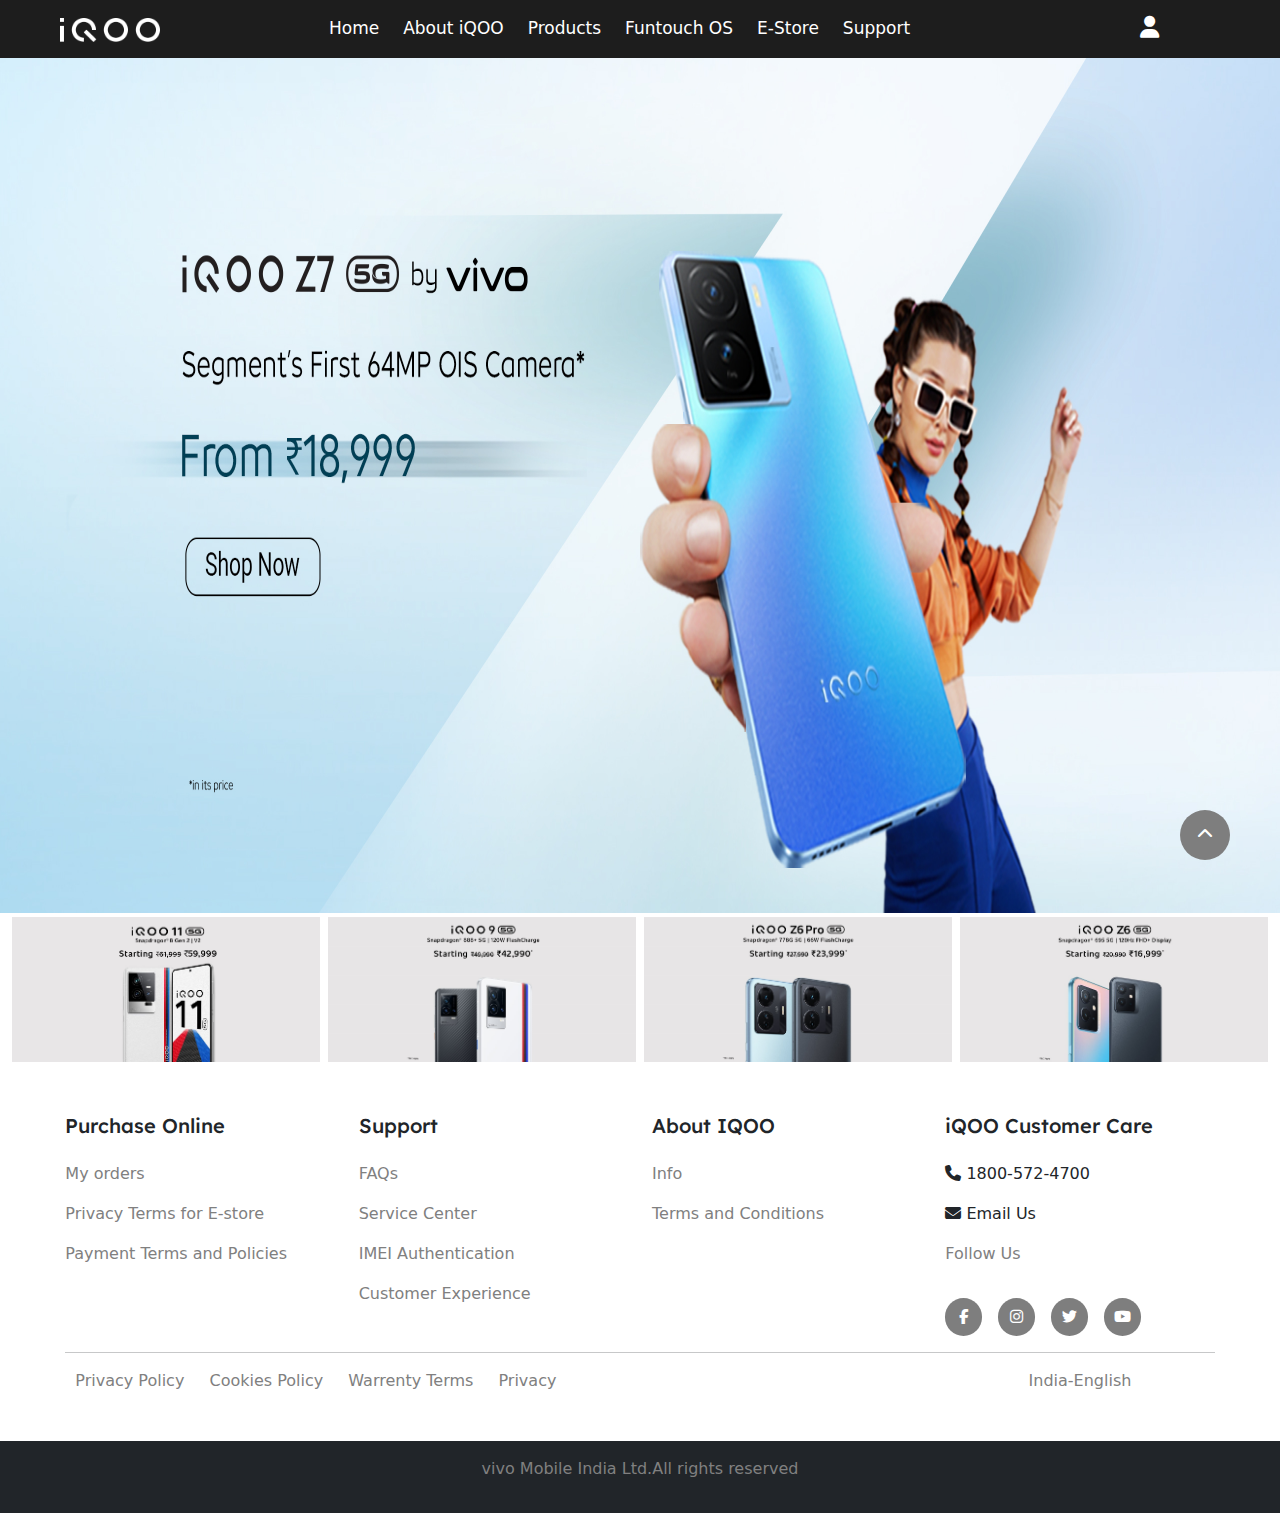
<file: index.html>
<!DOCTYPE html>
<html lang="en">

<head>
    <meta charset="UTF-8">
    <meta http-equiv="X-UA-Compatible" content="IE=edge">
    <meta name="viewport" content="width=device-width, initial-scale=1.0">
    <title>IQOO INDIA</title>
    <link href="https://cdn.jsdelivr.net/npm/bootstrap@5.2.3/dist/css/bootstrap.min.css" rel="stylesheet">
    <link rel="stylesheet" href="https://cdnjs.cloudflare.com/ajax/libs/font-awesome/6.4.0/css/all.min.css" />
    <link rel="stylesheet" href="style.css">
</head>

<body>
    <header>
        <nav class="navbar navbar-expand-lg navbar-light">
            <div class="container-fluid">
                <a class="navbar-brand mx-5" href="#"><img src="image/IQOO_logo.svg.png" alt="" style="width: 100px;"></a>
                <button class="navbar-toggler bg-light" type="button" data-bs-toggle="collapse" data-bs-target="#navbarNav"
                    aria-controls="navbarNav" aria-expanded="false" aria-label="Toggle navigation">
                    <span class="navbar-toggler-icon"></span>
                </button>
                <div class="collapse navbar-collapse" id="navbarNav">
                    <ul class="navbar-nav mx-auto">
                        <li class="nav-item mx-1">
                            <a class="nav-link" href="#index.html">Home</a>
                        </li>
                        <li class="nav-item mx-1">
                            <a class="nav-link" href="about.html">About iQOO</a>
                        </li>
                        <li class="nav-item mx-1">
                            <a class="nav-link" href="product.html">Products</a>
                        </li>
                        <li class="nav-item mx-1">
                            <a class="nav-link" href="funtouch.html">Funtouch OS</a>
                        </li>
                        <li class="nav-item mx-1">
                            <a class="nav-link" href="e">E-Store</a>
                        </li>
                        <li class="nav-item mx-1">
                            <a class="nav-link" href="support.html">Support</a>
                        </li>
                    </ul>

                    <span class="mx-auto"><i class="fa-solid fa-user"></i></span>
                </div>
            </div>
        </nav>
    </header>

    <main>
        <section class="home" id="">
            <div class="bg-pic">
                <img src="image/Home bg.jpg" alt="" class="img-fluid">
            </div>

            <div class="container-fluid">
                <div class="row py-1 g-2">
                    <div class="col-md-3">
                        <img src="image/iqoo-1.jpg" alt="" width="100%" height="100%">
                    </div>
                    <div class="col-md-3">
                        <img src="image/iqoo9-2.jpg" alt="" width="100%" height="100%">
                    </div>
                    <div class="col-md-3">
                        <img src="image/iqoo-3.jpg" alt="" width="100%" height="100%">
                    </div>
                    <div class="col-md-3">
                        <img src="image/iqoo-4.jpg" alt="" width="100%" height="100%">
                    </div>
                </div>
            </div>
        </section>
    </main>

    <footer>
        <section class="footer mt-5">
            <div class="container-fluid">
                <div class="row">
                    <div class="col-lg-11 m-auto">
                        <div class="row detail">
                            <div class="col-lg-3">
                                <h5 class="mb-4">Purchase Online</h5>
                                <p><a href="" class="text-decoration-none">My orders</a></p>
                                <p><a href="" class="text-decoration-none">Privacy Terms for E-store</a></p>
                                <p><a href="" class="text-decoration-none">Payment Terms and Policies</a></p>
                            </div>
                            <div class="col-lg-3">
                                <h5 class="mb-4">Support</h5>
                                <p><a href="" class="text-decoration-none">FAQs</a></p>
                                <p><a href="" class="text-decoration-none">Service Center</a></p>
                                <p><a href="" class="text-decoration-none">IMEI Authentication</a></p>
                                <p><a href="" class="text-decoration-none">Customer Experience</a></p>
                            </div>
                            <div class="col-lg-3">
                                <h5 class="mb-4">About IQOO</h5>
                                <p><a href="" class="text-decoration-none">Info</a></p>
                                <p><a href="" class="text-decoration-none">Terms and Conditions</a></p>
                            </div>
                            <div class="col-lg-3">
                                <h5 class="mb-4">iQOO Customer Care</h5>
                                <p><a href="" class="text-decoration-none text-dark"><i class="fa-solid fa-phone"></i> 1800-572-4700</a></p>
                                <p><a href="" class="text-decoration-none text-dark"><i class="fa-solid fa-envelope"></i> Email Us</a></p>
                                <p><a href="" class="text-decoration-none">Follow Us</a></p>

                                <div class="icon d-flex text-center pt-3 mt-3">
                                    <div class="circle p-2">
                                      <i class="fa-brands fa-facebook-f"></i>
                                    </div>
                                    <div class="circle p-2 mx-3">
                                      <i class="fa-brands fa-instagram"></i>
                                    </div>
                                    <div class="circle p-2">
                                      <i class="fa-brands fa-twitter"></i>
                                    </div>
                                    <div class="circle p-2 mx-3">
                                      <i class="fa-brands fa-youtube"></i>
                                    </div>
                                </div>
                            </div>
                        </div>
                        <hr>
                        <div class="row">
                            <div class="col-lg-9">
                                <div class="foot-content">
                                    <a>Privacy Policy</a>
                                    <a>Cookies Policy</a>
                                    <a>Warrenty Terms</a>
                                    <a>Privacy</a>
                                </div>
                            </div>
                            <div class="col-lg-3 ms-auto text-center foot-content">
                                <a>India-English</a>
                            </div>
                        </div>
                    </div>

                    
                </div>
                <div class="row mt-5 text-center">
                    <div class=" bg-dark text-light py-3">
                        <p>vivo Mobile India Ltd.All rights reserved</p>
                    </div>
                </div>
            </div>
        </section>
        <a href="#" class="arrow"><i class="fa-solid fa-chevron-up" style="color: #fff;"></i></a>
    </footer>










    <script src="https://cdn.jsdelivr.net/npm/bootstrap@5.2.3/dist/js/bootstrap.bundle.min.js"></script>
</body>

</html>
</file>
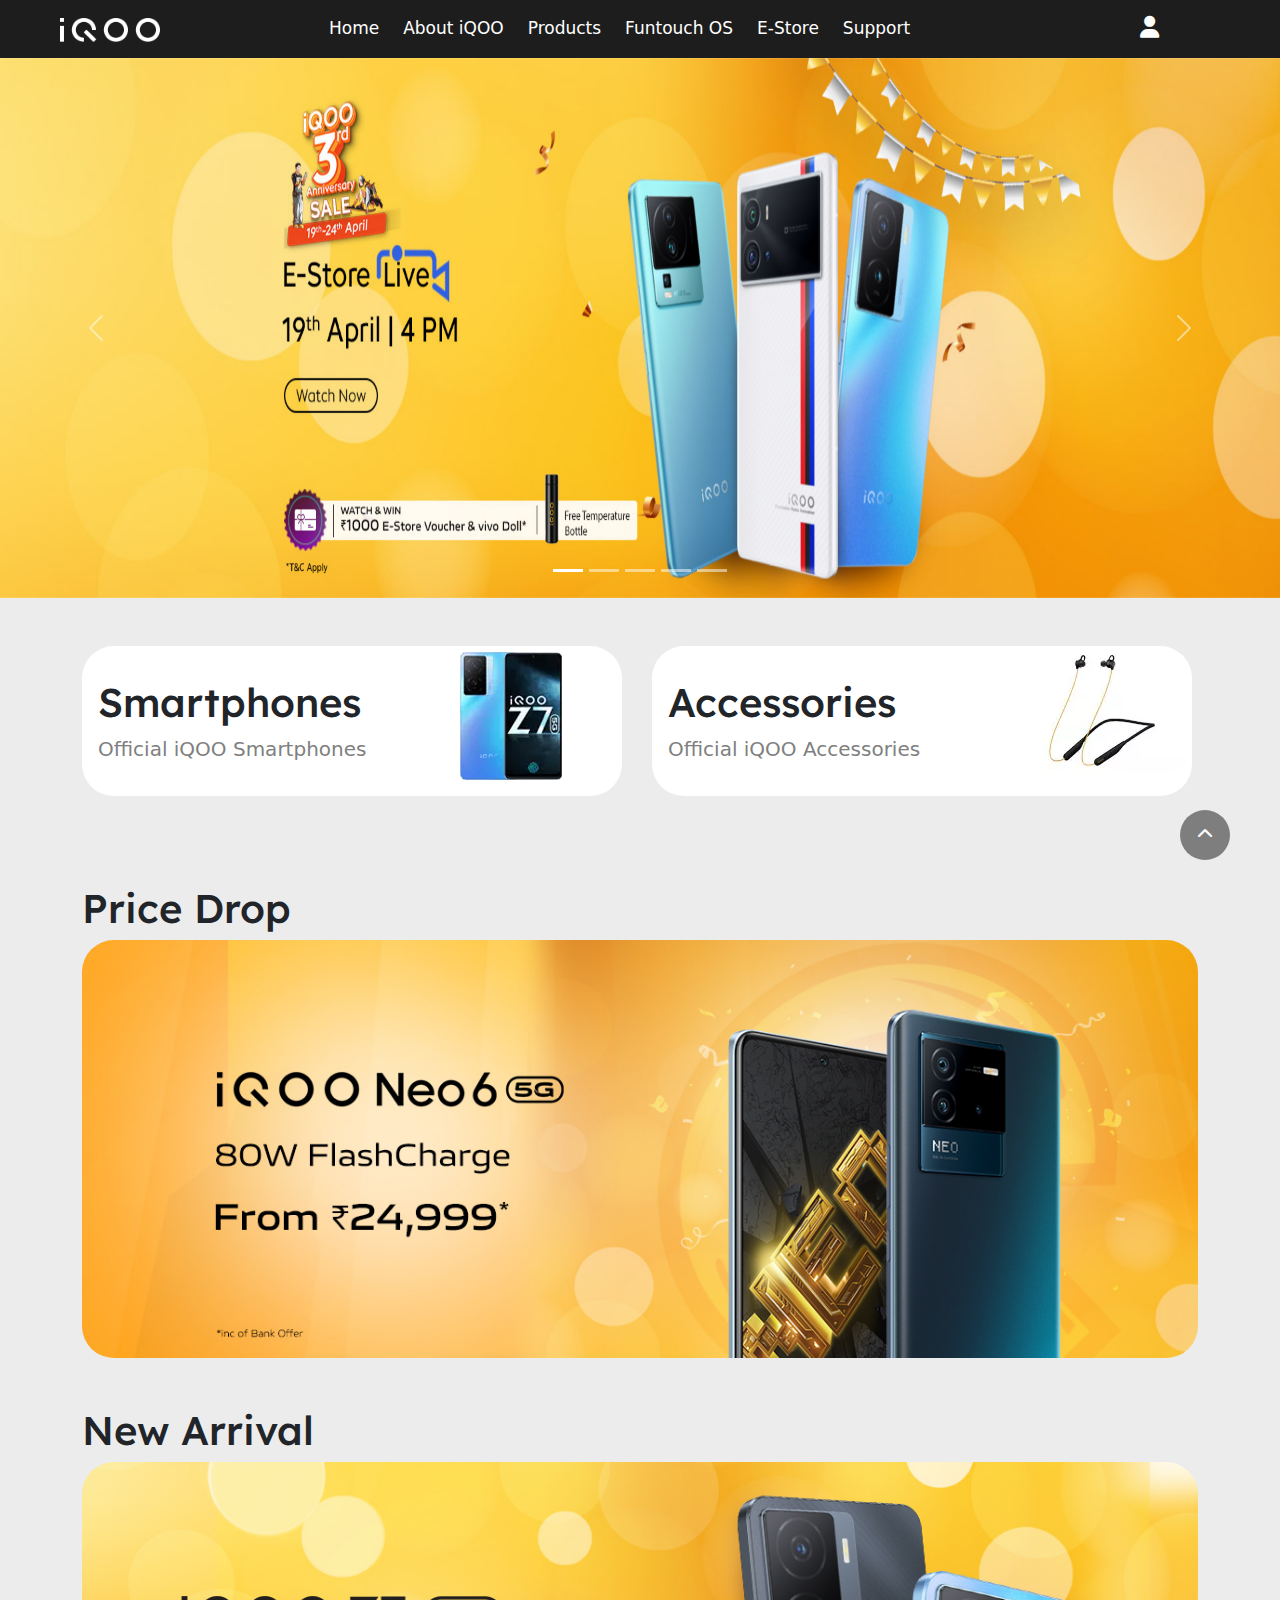
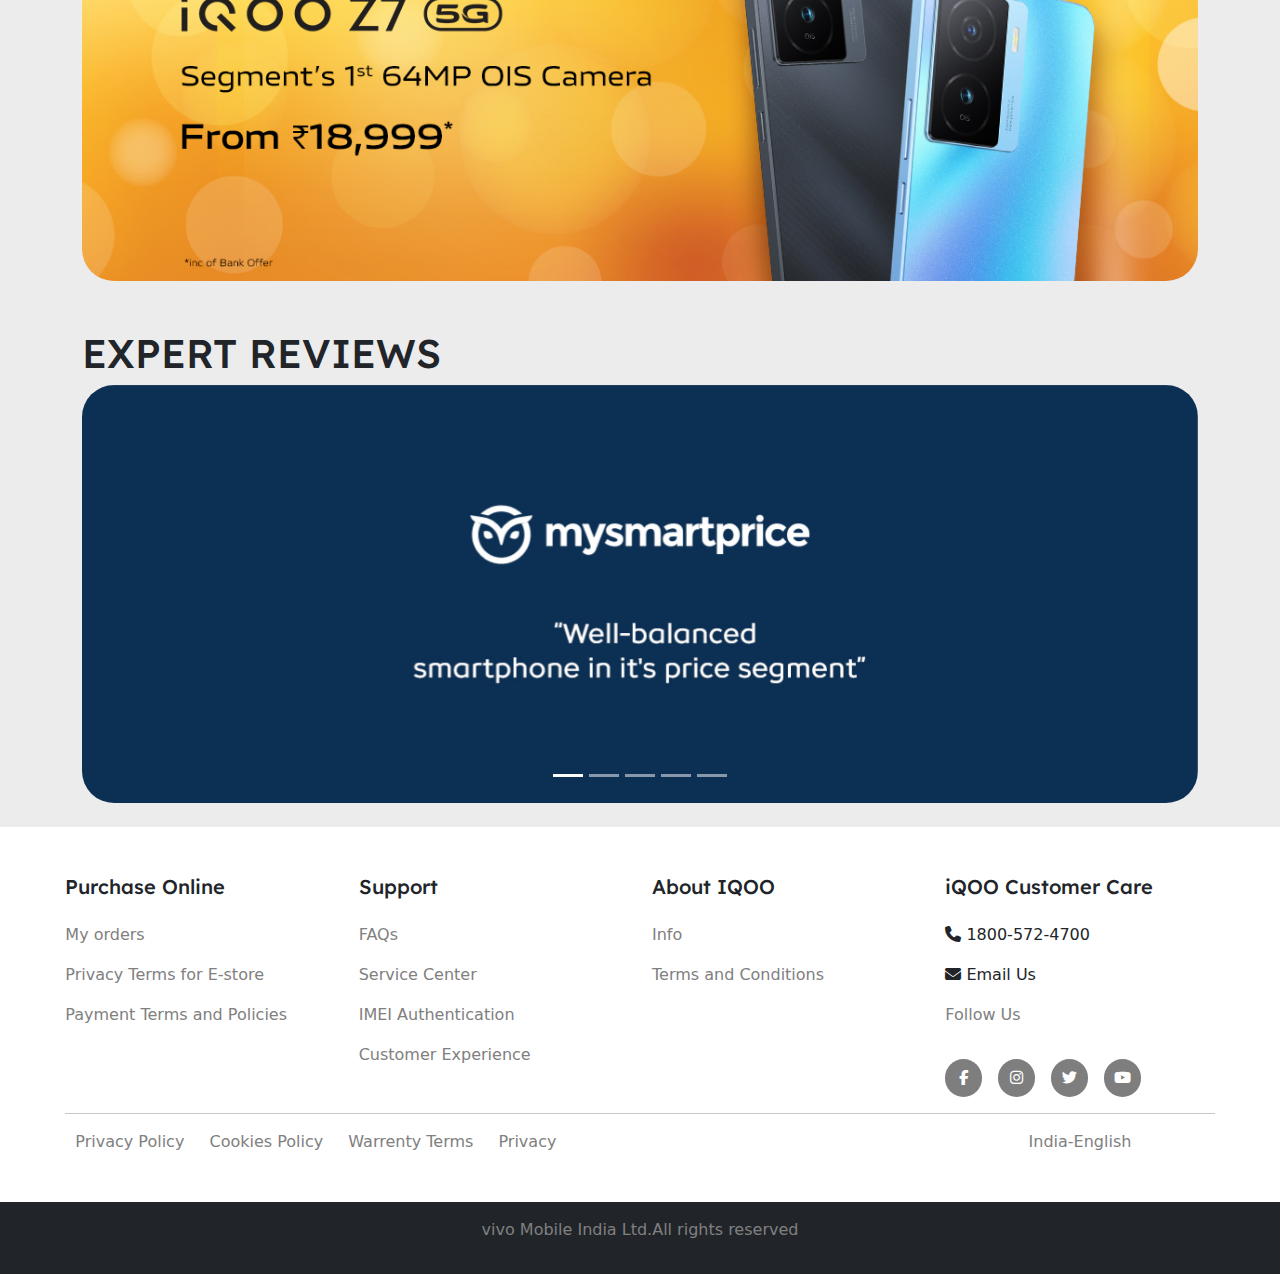
<file: estore.html>
<!DOCTYPE html>
<html lang="en">

<head>
    <meta charset="UTF-8">
    <meta http-equiv="X-UA-Compatible" content="IE=edge">
    <meta name="viewport" content="width=device-width, initial-scale=1.0">
    <title>IQOO INDIA</title>
    <link href="https://cdn.jsdelivr.net/npm/bootstrap@5.2.3/dist/css/bootstrap.min.css" rel="stylesheet">
    <link rel="stylesheet" href="https://cdnjs.cloudflare.com/ajax/libs/font-awesome/6.4.0/css/all.min.css" />
    <link rel="stylesheet" href="style.css">
</head>

<body>
    <header>
        <nav class="navbar navbar-expand-lg navbar-light">
            <div class="container-fluid">
                <a class="navbar-brand mx-5" href="#"><img src="image/IQOO_logo.svg.png" alt=""
                        style="width: 100px;"></a>
                <button class="navbar-toggler bg-light" type="button" data-bs-toggle="collapse"
                    data-bs-target="#navbarNav" aria-controls="navbarNav" aria-expanded="false"
                    aria-label="Toggle navigation">
                    <span class="navbar-toggler-icon"></span>
                </button>
                <div class="collapse navbar-collapse" id="navbarNav">
                    <ul class="navbar-nav mx-auto">
                        <li class="nav-item mx-1">
                            <a class="nav-link" href="index.html">Home</a>
                        </li>
                        <li class="nav-item mx-1">
                            <a class="nav-link" href="about.html">About iQOO</a>
                        </li>
                        <li class="nav-item mx-1">
                            <a class="nav-link" href="product.html">Products</a>
                        </li>
                        <li class="nav-item mx-1">
                            <a class="nav-link" href="funtouch.html">Funtouch OS</a>
                        </li>
                        <li class="nav-item mx-1">
                            <a class="nav-link" href="estore.html">E-Store</a>
                        </li>
                        <li class="nav-item mx-1">
                            <a class="nav-link" href="support.html">Support</a>
                        </li>
                    </ul>

                    <span class="mx-auto"><i class="fa-solid fa-user"></i></span>
                </div>
            </div>
        </nav>
    </header>

    <main>
        <section class="estore">
            <div id="carouselExampleIndicators" class="carousel slide" data-bs-ride="carousel">
                <div class="carousel-indicators">
                    <button type="button" data-bs-target="#carouselExampleIndicators" data-bs-slide-to="0"
                        class="active" aria-current="true" aria-label="Slide 1"></button>
                    <button type="button" data-bs-target="#carouselExampleIndicators" data-bs-slide-to="1"
                        aria-label="Slide 2"></button>
                    <button type="button" data-bs-target="#carouselExampleIndicators" data-bs-slide-to="2"
                        aria-label="Slide 3"></button>
                    <button type="button" data-bs-target="#carouselExampleIndicators" data-bs-slide-to="3"
                        aria-label="Slide 4"></button>
                    <button type="button" data-bs-target="#carouselExampleIndicators" data-bs-slide-to="4"
                        aria-label="Slide 5"></button>
                </div>
                <div class="carousel-inner" style="height: 60vh;">
                    <div class="carousel-item active" data-bs-interval="2000">
                        <img src="image/estore-1.jpg" class="d-block w-100" alt="" style="height: 60vh;">
                    </div>
                    <div class="carousel-item" data-bs-interval="2000">
                        <img src="image/estore-2.jpg" class="d-block w-100" alt="" style="height: 60vh;">
                    </div>
                    <div class="carousel-item" data-bs-interval="2000">
                        <img src="image/estore-3.jpg" class="d-block w-100" alt="" style="height: 60vh;">
                    </div>
                    <div class="carousel-item" data-bs-interval="2000">
                        <img src="image/estore-4.jpg" class="d-block w-100" alt="" style="height: 60vh;">
                    </div>
                    <div class="carousel-item" data-bs-interval="2000">
                        <img src="image/estore-5.jpg" class="d-block w-100" alt="" style="height: 60vh;">
                    </div>
                </div>
                <button class="carousel-control-prev" type="button" data-bs-target="#carouselExampleIndicators"
                    data-bs-slide="prev">
                    <span class="carousel-control-prev-icon" aria-hidden="true"></span>
                    <span class="visually-hidden">Previous</span>
                </button>
                <button class="carousel-control-next" type="button" data-bs-target="#carouselExampleIndicators"
                    data-bs-slide="next">
                    <span class="carousel-control-next-icon" aria-hidden="true"></span>
                    <span class="visually-hidden">Next</span>
                </button>
            </div>

            <div class="container py-5">
                <div class="row">
                    <div class="col-lg-6">
                        <div class="card mb-3 border-0 rounded-5" style="max-width: 540px;">
                            <div class="row g-0">
                                <div class="col-md-8">
                                    <div class="card-body">
                                        <h1 class="card-title mt-3">Smartphones</h1>
                                        <p class="fs-5">Official iQOO Smartphones</p>
                                    </div>
                                </div>
                                <div class="col-md-4">
                                    <img src="image/estore-phone.png" class="img-fluid  img-rounded rounded-5" alt="">
                                </div>
                            </div>
                        </div>
                    </div>

                    <div class="col-lg-6">
                        <div class="card mb-3 border-0 rounded-5" style="max-width: 540px;">
                            <div class="row g-0">
                                <div class="col-md-8">
                                    <div class="card-body">
                                        <h1 class="card-title mt-3">Accessories</h1>
                                        <p class="fs-5">Official iQOO Accessories</p>
                                    </div>
                                </div>
                                <div class="col-md-4">
                                    <img src="image/estore-bluetooth.png" class="img-fluid rounded-5" alt="">
                                </div>
                            </div>
                        </div>
                    </div>
                </div>
            </div>

            <div class="container py-4">
                <div class="e-store-price">
                    <h1>Price Drop</h1>
                    <img src="image/estore-price.jpg" alt="" class="img-fluid rounded-5">
                </div>
            </div>

            <div class="container py-4">
                <div class="e-store-arraival">
                    <h1>New Arrival</h1>
                    <img src="image/estore-arrival.jpg" alt="" class="img-fluid rounded-5">
                </div>
            </div>

            <div class="container py-4">
                <h1>EXPERT REVIEWS</h1>

                <div id="carouselExampleIndicators" class="carousel slide" data-bs-ride="carousel">
                    <div class="carousel-indicators">
                        <button type="button" data-bs-target="#carouselExampleIndicators" data-bs-slide-to="0"
                            class="active" aria-current="true" aria-label="Slide 1"></button>
                        <button type="button" data-bs-target="#carouselExampleIndicators" data-bs-slide-to="1"
                            aria-label="Slide 2"></button>
                        <button type="button" data-bs-target="#carouselExampleIndicators" data-bs-slide-to="2"
                            aria-label="Slide 3"></button>
                        <button type="button" data-bs-target="#carouselExampleIndicators" data-bs-slide-to="3"
                            aria-label="Slide 4"></button>
                        <button type="button" data-bs-target="#carouselExampleIndicators" data-bs-slide-to="4"
                            aria-label="Slide 5"></button>
                    </div>
                    <div class="carousel-inner rounded-5">
                        <div class="carousel-item active" data-bs-interval="2000">
                            <img src="image/est-caro-1.jpg" class="d-block w-100" alt="">
                        </div>
                        <div class="carousel-item" data-bs-interval="2000">
                            <img src="image/est-caro-2.jpg" class="d-block w-100" alt="">
                        </div>
                        <div class="carousel-item" data-bs-interval="2000">
                            <img src="image/est-caro-3.jpg" class="d-block w-100" alt="">
                        </div>
                        <div class="carousel-item" data-bs-interval="2000">
                            <img src="image/est-caro-4.png" class="d-block w-100" alt="">
                        </div>
                        <div class="carousel-item" data-bs-interval="2000">
                            <img src="image/est-caro-5.png" class="d-block w-100" alt="">
                        </div>
                    </div>
                </div>
            </div>
        </section>
    </main>

    <footer>
        <section class="footer mt-5">
            <div class="container-fluid">
                <div class="row">
                    <div class="col-lg-11 m-auto">
                        <div class="row detail">
                            <div class="col-lg-3">
                                <h5 class="mb-4">Purchase Online</h5>
                                <p><a href="" class="text-decoration-none">My orders</a></p>
                                <p><a href="" class="text-decoration-none">Privacy Terms for E-store</a></p>
                                <p><a href="" class="text-decoration-none">Payment Terms and Policies</a></p>
                            </div>
                            <div class="col-lg-3">
                                <h5 class="mb-4">Support</h5>
                                <p><a href="" class="text-decoration-none">FAQs</a></p>
                                <p><a href="" class="text-decoration-none">Service Center</a></p>
                                <p><a href="" class="text-decoration-none">IMEI Authentication</a></p>
                                <p><a href="" class="text-decoration-none">Customer Experience</a></p>
                            </div>
                            <div class="col-lg-3">
                                <h5 class="mb-4">About IQOO</h5>
                                <p><a href="" class="text-decoration-none">Info</a></p>
                                <p><a href="" class="text-decoration-none">Terms and Conditions</a></p>
                            </div>
                            <div class="col-lg-3">
                                <h5 class="mb-4">iQOO Customer Care</h5>
                                <p><a href="" class="text-decoration-none text-dark"><i class="fa-solid fa-phone"></i>
                                        1800-572-4700</a></p>
                                <p><a href="" class="text-decoration-none text-dark"><i
                                            class="fa-solid fa-envelope"></i> Email Us</a></p>
                                <p><a href="" class="text-decoration-none">Follow Us</a></p>

                                <div class="icon d-flex text-center pt-3 mt-3">
                                    <div class="circle p-2">
                                        <i class="fa-brands fa-facebook-f"></i>
                                    </div>
                                    <div class="circle p-2 mx-3">
                                        <i class="fa-brands fa-instagram"></i>
                                    </div>
                                    <div class="circle p-2">
                                        <i class="fa-brands fa-twitter"></i>
                                    </div>
                                    <div class="circle p-2 mx-3">
                                        <i class="fa-brands fa-youtube"></i>
                                    </div>
                                </div>
                            </div>
                        </div>
                        <hr>
                        <div class="row">
                            <div class="col-lg-9">
                                <div class="foot-content">
                                    <a>Privacy Policy</a>
                                    <a>Cookies Policy</a>
                                    <a>Warrenty Terms</a>
                                    <a>Privacy</a>
                                </div>
                            </div>
                            <div class="col-lg-3 ms-auto text-center foot-content">
                                <a>India-English</a>
                            </div>
                        </div>
                    </div>


                </div>
                <div class="row mt-5 text-center">
                    <div class=" bg-dark text-light py-3">
                        <p>vivo Mobile India Ltd.All rights reserved</p>
                    </div>
                </div>
            </div>
        </section>
        <a href="#" class="arrow"><i class="fa-solid fa-chevron-up" style="color: #fff;"></i></a>
    </footer>






    <script src="https://cdn.jsdelivr.net/npm/bootstrap@5.2.3/dist/js/bootstrap.bundle.min.js"></script>
</body>

</html>
</file>
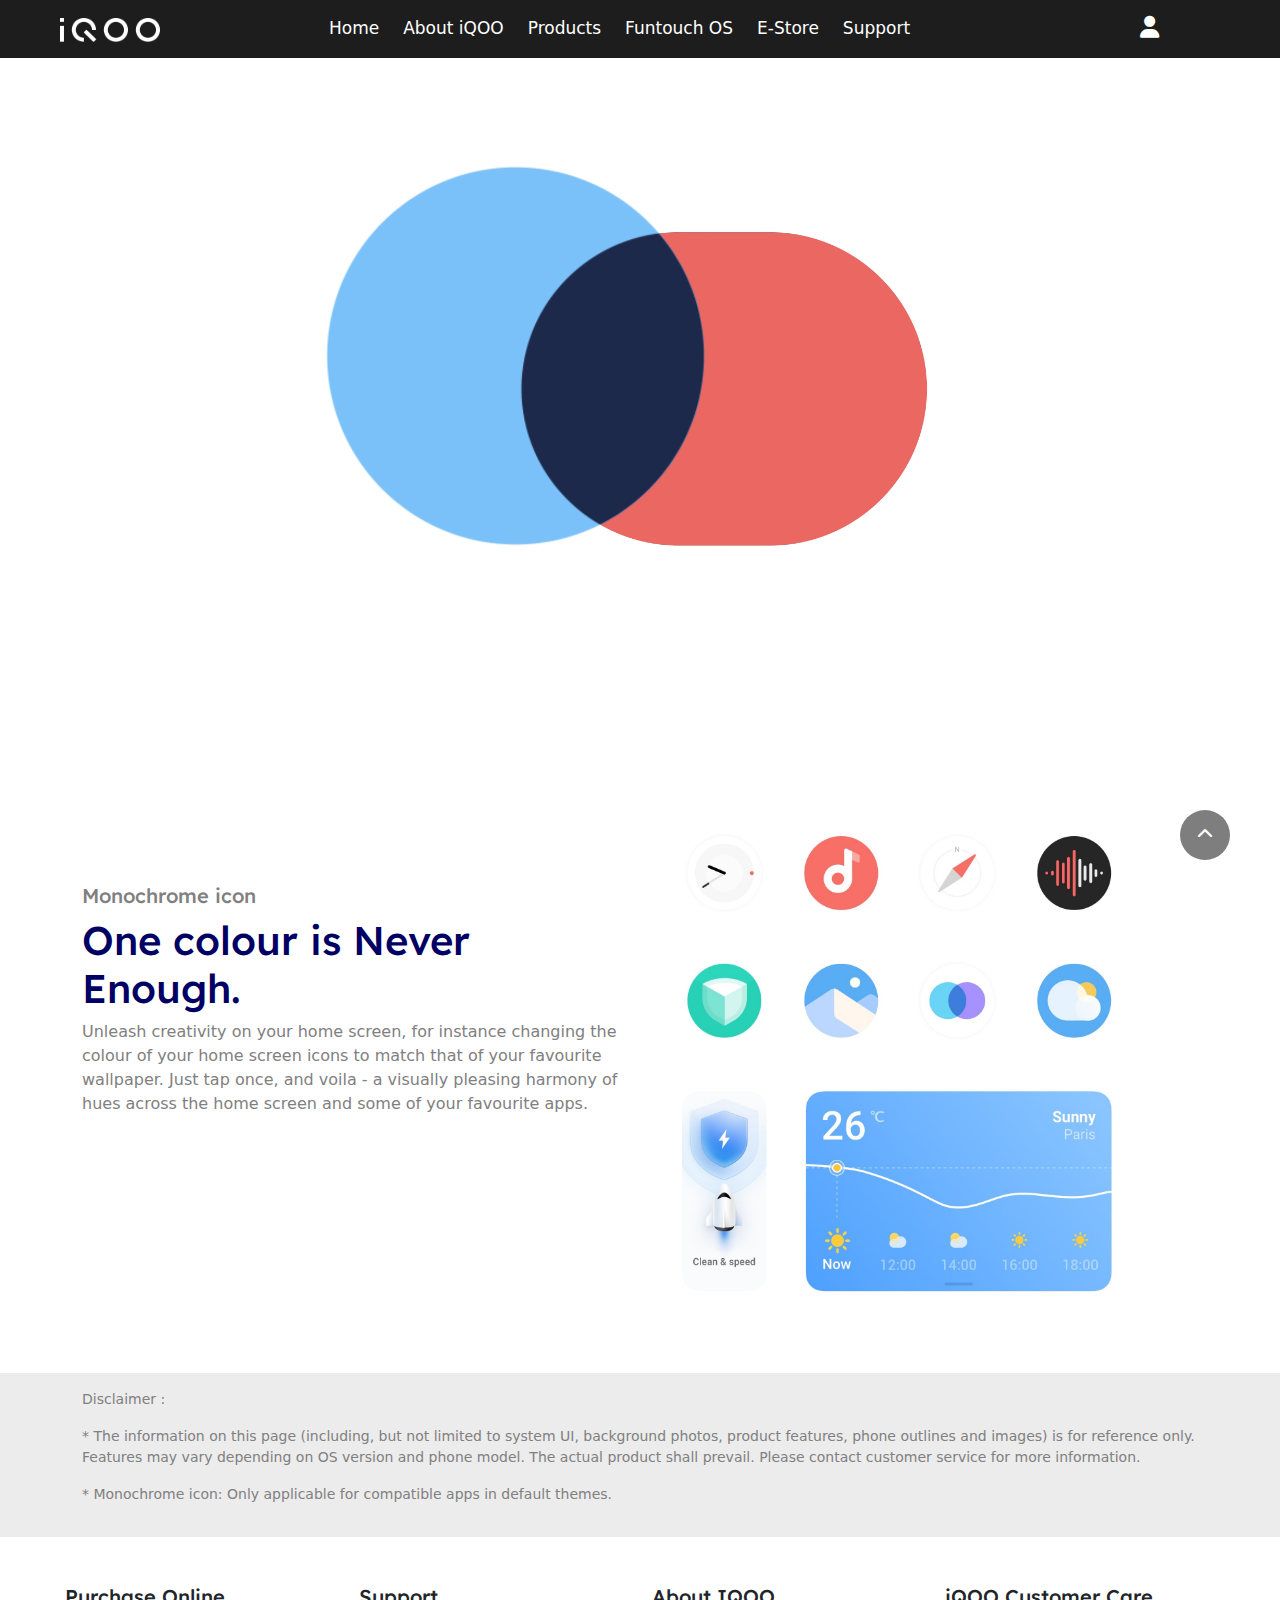
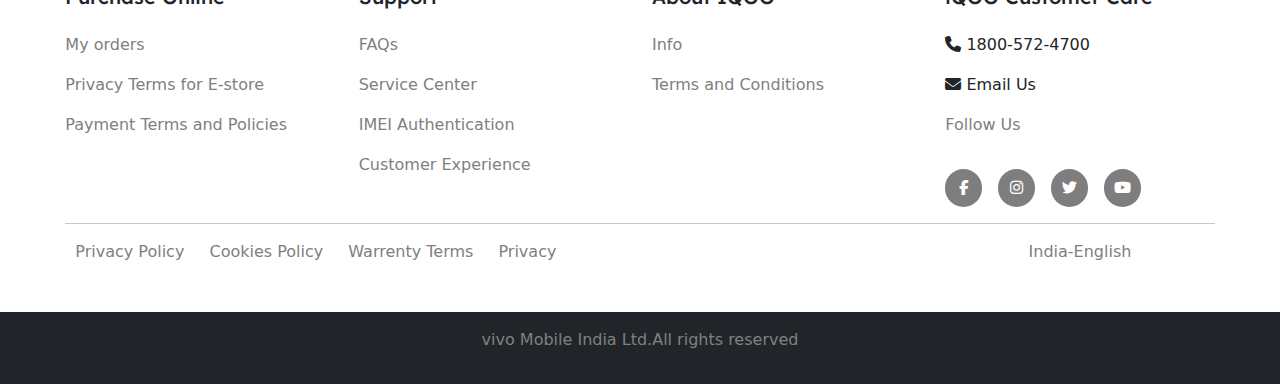
<file: funtouch.html>
<!DOCTYPE html>
<html lang="en">

<head>
    <meta charset="UTF-8">
    <meta http-equiv="X-UA-Compatible" content="IE=edge">
    <meta name="viewport" content="width=device-width, initial-scale=1.0">
    <title>IQOO INDIA</title>
    <link href="https://cdn.jsdelivr.net/npm/bootstrap@5.2.3/dist/css/bootstrap.min.css" rel="stylesheet">
    <link rel="stylesheet" href="https://cdnjs.cloudflare.com/ajax/libs/font-awesome/6.4.0/css/all.min.css" />
    <link rel="stylesheet" href="style.css">
</head>

<body>
    <header>
        <nav class="navbar navbar-expand-lg navbar-light">
            <div class="container-fluid">
                <a class="navbar-brand mx-5" href="#"><img src="image/IQOO_logo.svg.png" alt=""
                        style="width: 100px;"></a>
                <button class="navbar-toggler bg-light" type="button" data-bs-toggle="collapse"
                    data-bs-target="#navbarNav" aria-controls="navbarNav" aria-expanded="false"
                    aria-label="Toggle navigation">
                    <span class="navbar-toggler-icon"></span>
                </button>
                <div class="collapse navbar-collapse" id="navbarNav">
                    <ul class="navbar-nav mx-auto">
                        <li class="nav-item mx-1">
                            <a class="nav-link" href="index.html">Home</a>
                        </li>
                        <li class="nav-item mx-1">
                            <a class="nav-link" href="about.html">About iQOO</a>
                        </li>
                        <li class="nav-item mx-1">
                            <a class="nav-link" href="product.html">Products</a>
                        </li>
                        <li class="nav-item mx-1">
                            <a class="nav-link" href="funtouch.html">Funtouch OS</a>
                        </li>
                        <li class="nav-item mx-1">
                            <a class="nav-link" href="estore.html">E-Store</a>
                        </li>
                        <li class="nav-item mx-1">
                            <a class="nav-link" href="support.html">Support</a>
                        </li>
                    </ul>

                    <span class="mx-auto"><i class="fa-solid fa-user"></i></span>
                </div>
            </div>
        </nav>
    </header>

    <main>
        <section class="funtouch">
            <div class="container">
                <video autoplay class="os-video ratio" muted plays-inline>
                    <source src="video/fos13-kv-video.mp4" type="video/mp4">
                </video>
            </div>

            <div class="container">
                <div class="row">
                    <div class="col-lg-6">
                        <div class="contents">
                            <h5>Monochrome icon</h5>
                            <h1>One colour is Never <br> Enough.</h1>
                            <p>Unleash creativity on your home screen, for instance changing the colour of your home
                                screen
                                icons to match that of your favourite wallpaper. Just tap once, and voila - a visually
                                pleasing harmony of hues across the home screen and some of your favourite apps.</p>
                        </div>
                    </div>

                    <div class="col-lg-6">
                        <div class="fos-image">
                            <img src="image/fos.jpg" alt="" class="img-fluid" width="90%">
                        </div>
                    </div>
                </div>
            </div>

            <div class="disc py-3 mt-5">
                <div class="container">
                    <div class="row ">
                        <div class="disclaimer">
                            <p>Disclaimer :</p>
                            <p>* The information on this page (including, but not limited to system UI, background
                                photos,
                                product features, phone outlines and images) is for reference only. <br> Features may
                                vary
                                depending on OS version and phone model. The actual product shall prevail. Please
                                contact
                                customer service for more information.</p>
                            <p>* Monochrome icon: Only applicable for compatible apps in default themes.</p>
                        </div>
                    </div>
                </div>
            </div>

        </section>
    </main>

    <footer>
        <section class="footer mt-5">
            <div class="container-fluid">
                <div class="row">
                    <div class="col-lg-11 m-auto">
                        <div class="row detail">
                            <div class="col-lg-3">
                                <h5 class="mb-4">Purchase Online</h5>
                                <p><a href="" class="text-decoration-none">My orders</a></p>
                                <p><a href="" class="text-decoration-none">Privacy Terms for E-store</a></p>
                                <p><a href="" class="text-decoration-none">Payment Terms and Policies</a></p>
                            </div>
                            <div class="col-lg-3">
                                <h5 class="mb-4">Support</h5>
                                <p><a href="" class="text-decoration-none">FAQs</a></p>
                                <p><a href="" class="text-decoration-none">Service Center</a></p>
                                <p><a href="" class="text-decoration-none">IMEI Authentication</a></p>
                                <p><a href="" class="text-decoration-none">Customer Experience</a></p>
                            </div>
                            <div class="col-lg-3">
                                <h5 class="mb-4">About IQOO</h5>
                                <p><a href="" class="text-decoration-none">Info</a></p>
                                <p><a href="" class="text-decoration-none">Terms and Conditions</a></p>
                            </div>
                            <div class="col-lg-3">
                                <h5 class="mb-4">iQOO Customer Care</h5>
                                <p><a href="" class="text-decoration-none text-dark"><i class="fa-solid fa-phone"></i>
                                        1800-572-4700</a></p>
                                <p><a href="" class="text-decoration-none text-dark"><i
                                            class="fa-solid fa-envelope"></i> Email Us</a></p>
                                <p><a href="" class="text-decoration-none">Follow Us</a></p>

                                <div class="icon d-flex text-center pt-3 mt-3">
                                    <div class="circle p-2">
                                        <i class="fa-brands fa-facebook-f"></i>
                                    </div>
                                    <div class="circle p-2 mx-3">
                                        <i class="fa-brands fa-instagram"></i>
                                    </div>
                                    <div class="circle p-2">
                                        <i class="fa-brands fa-twitter"></i>
                                    </div>
                                    <div class="circle p-2 mx-3">
                                        <i class="fa-brands fa-youtube"></i>
                                    </div>
                                </div>
                            </div>
                        </div>
                        <hr>
                        <div class="row">
                            <div class="col-lg-9">
                                <div class="foot-content">
                                    <a>Privacy Policy</a>
                                    <a>Cookies Policy</a>
                                    <a>Warrenty Terms</a>
                                    <a>Privacy</a>
                                </div>
                            </div>
                            <div class="col-lg-3 ms-auto text-center foot-content">
                                <a>India-English</a>
                            </div>
                        </div>
                    </div>


                </div>
                <div class="row mt-5 text-center">
                    <div class=" bg-dark text-light py-3">
                        <p>vivo Mobile India Ltd.All rights reserved</p>
                    </div>
                </div>
            </div>
        </section>
        <a href="#" class="arrow"><i class="fa-solid fa-chevron-up" style="color: #fff;"></i></a>
    </footer>





    <script src="https://cdn.jsdelivr.net/npm/bootstrap@5.2.3/dist/js/bootstrap.bundle.min.js"></script>
</body>

</html>
</file>
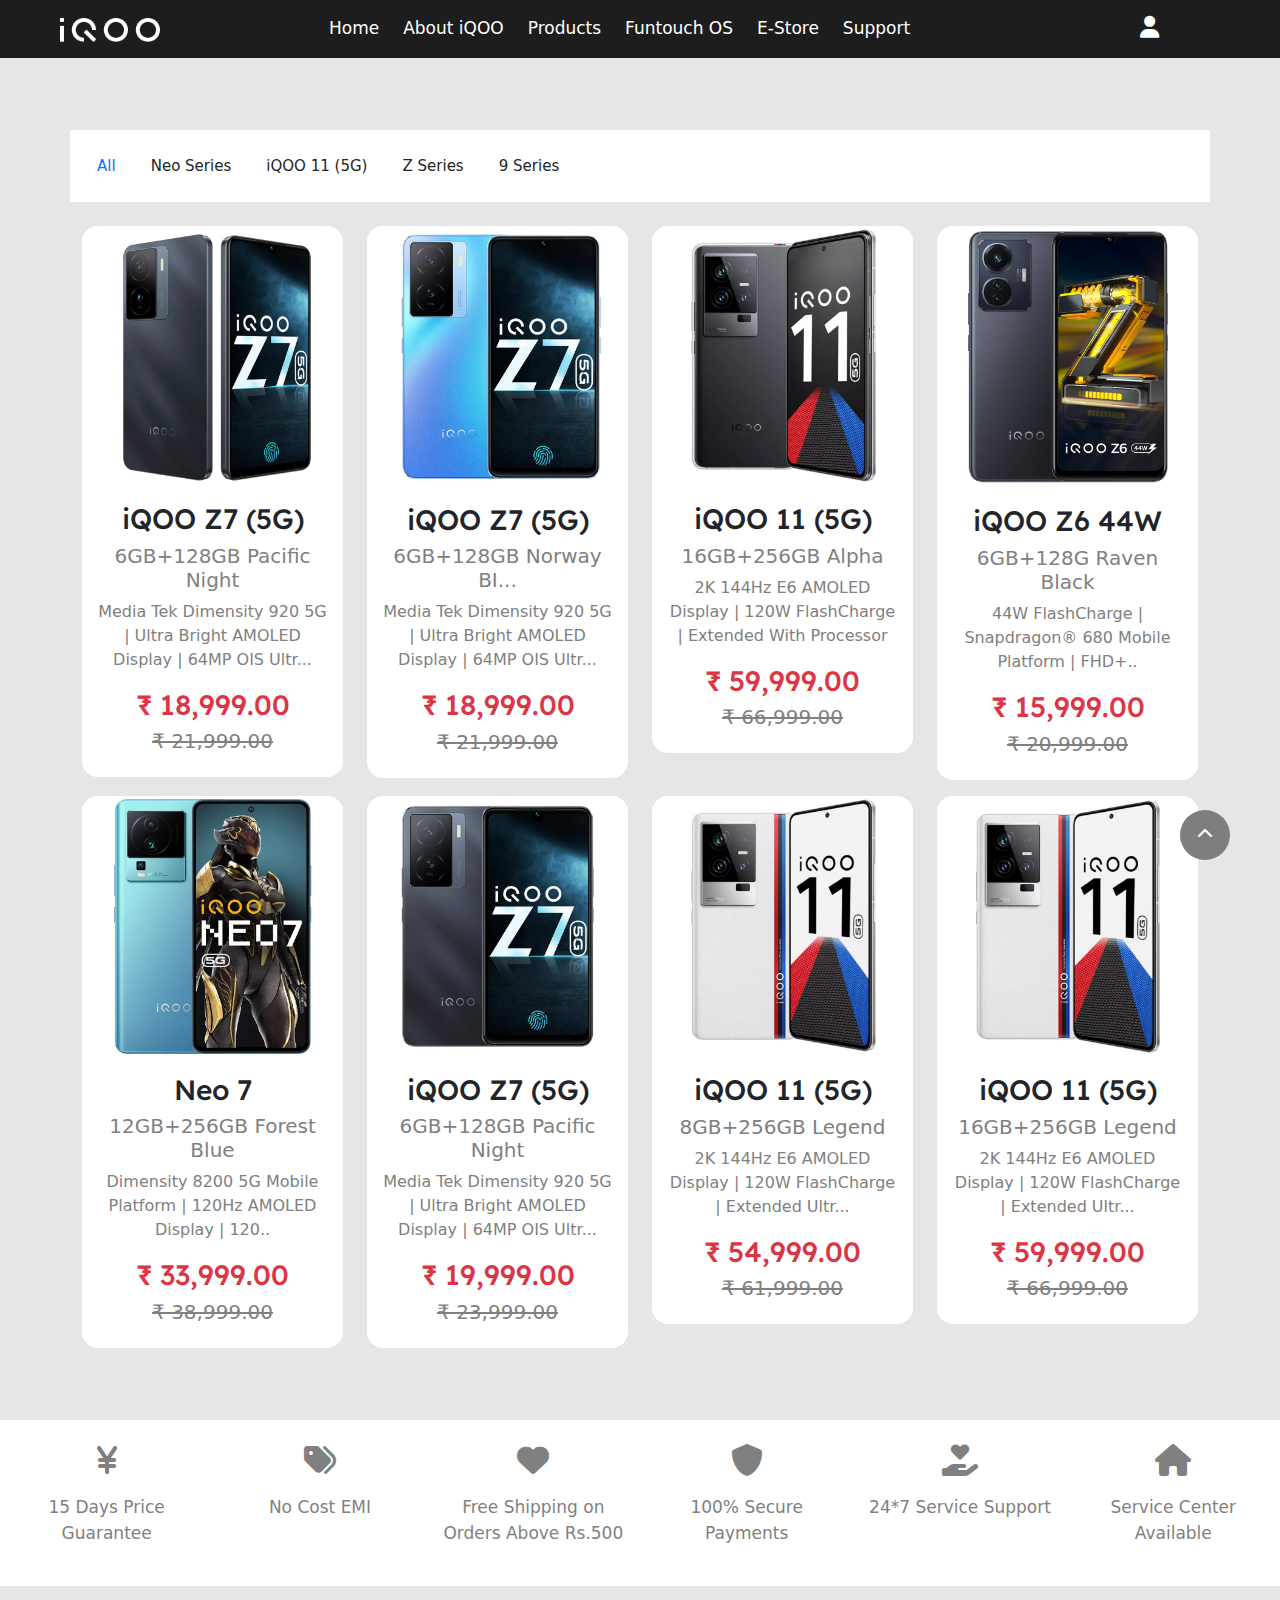
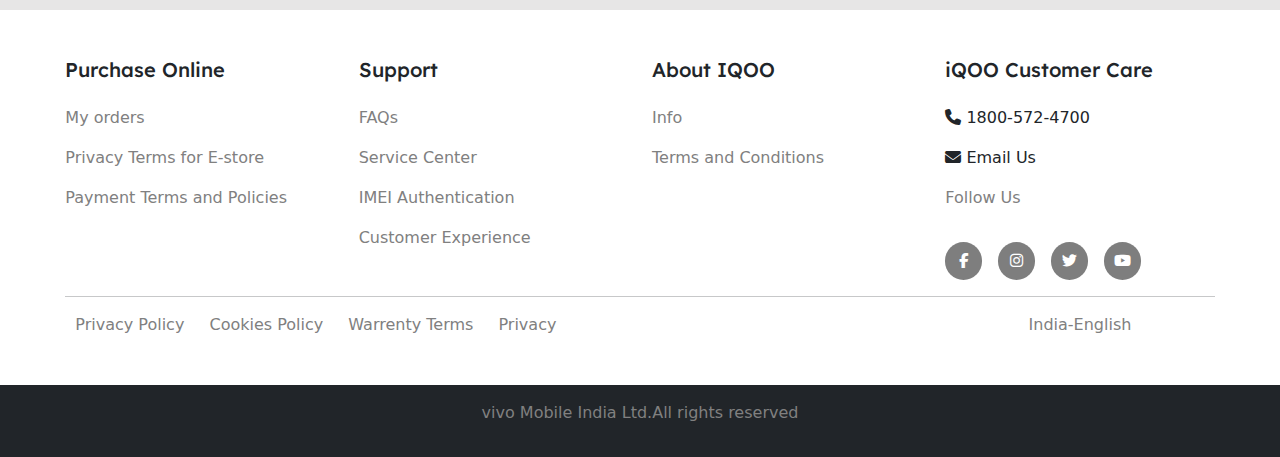
<file: product.html>
<!DOCTYPE html>
<html lang="en">

<head>
    <meta charset="UTF-8">
    <meta http-equiv="X-UA-Compatible" content="IE=edge">
    <meta name="viewport" content="width=device-width, initial-scale=1.0">
    <title>IQOO INDIA</title>
    <link href="https://cdn.jsdelivr.net/npm/bootstrap@5.2.3/dist/css/bootstrap.min.css" rel="stylesheet">
    <link rel="stylesheet" href="https://cdnjs.cloudflare.com/ajax/libs/font-awesome/6.4.0/css/all.min.css" />
    <link rel="stylesheet" href="style.css">
</head>

<body>
    <header>
        <nav class="navbar navbar-expand-lg navbar-light">
            <div class="container-fluid">
                <a class="navbar-brand mx-5" href="#"><img src="image/IQOO_logo.svg.png" alt=""
                        style="width: 100px;"></a>
                <button class="navbar-toggler bg-light" type="button" data-bs-toggle="collapse"
                    data-bs-target="#navbarNav" aria-controls="navbarNav" aria-expanded="false"
                    aria-label="Toggle navigation">
                    <span class="navbar-toggler-icon"></span>
                </button>
                <div class="collapse navbar-collapse" id="navbarNav">
                    <ul class="navbar-nav mx-auto">
                        <li class="nav-item mx-1">
                            <a class="nav-link" href="index.html">Home</a>
                        </li>
                        <li class="nav-item mx-1">
                            <a class="nav-link" href="about.html">About iQOO</a>
                        </li>
                        <li class="nav-item mx-1">
                            <a class="nav-link" href="product.html">Products</a>
                        </li>
                        <li class="nav-item mx-1">
                            <a class="nav-link" href="funtouch.html">Funtouch OS</a>
                        </li>
                        <li class="nav-item mx-1">
                            <a class="nav-link" href="estore.html">E-Store</a>
                        </li>
                        <li class="nav-item mx-1">
                            <a class="nav-link" href="support.html">Support</a>
                        </li>
                    </ul>

                    <span class="mx-auto"><i class="fa-solid fa-user"></i></span>
                </div>
            </div>
        </nav>
    </header>

    <main>
        <section class="product py-4">
            <div class="container">
                <div class="row">
                    <div class="col-lg-12 mt-5 bg-white py-4">
                        <div class="pro-nav">
                            <a class="text-primary text-decoration-none">All</a>
                            <a>Neo Series</a>
                            <a>iQOO 11 (5G)</a>
                            <a>Z Series</a>
                            <a>9 Series</a>
                        </div>
                    </div>
                </div>
            </div>

            <div class="container">
                <div class="row py-4">
                    <div class="col-md-3 py-3 py-md-0">
                        <div class="card border-0 rounded rounded-4">
                            <img src="image/product-1.png" alt="" class="rounded rounded-4">
                            <div class="card-body">
                                <h3 class="text-center">iQOO Z7 (5G)</h3>
                                <h5 class="text-center">6GB+128GB Pacific Night</h5>
                                <p class="text-center">Media Tek Dimensity 920 5G | Ultra Bright AMOLED Display | 64MP
                                    OIS Ultr...</p>
                                <h3 class="text-center text-danger">₹ 18,999.00</h3>
                                <h5 class="text-center text-decoration-line-through">₹ 21,999.00</h5>
                            </div>
                        </div>
                    </div>

                    <div class="col-md-3 py-3 py-md-0">
                        <div class="card border-0 rounded rounded-4">
                            <img src="image/product-2.jpg" alt="" class="rounded rounded-4">
                            <div class="card-body">
                                <h3 class="text-center">iQOO Z7 (5G)</h3>
                                <h5 class="text-center">6GB+128GB Norway BI...</h5>
                                <p class="text-center">Media Tek Dimensity 920 5G | Ultra Bright AMOLED Display | 64MP
                                    OIS Ultr...</p>
                                <h3 class="text-center text-danger">₹ 18,999.00</h3>
                                <h5 class="text-center text-decoration-line-through">₹ 21,999.00</h5>
                            </div>
                        </div>
                    </div>

                    <div class="col-md-3 py-3 py-md-0">
                        <div class="card border-0 rounded rounded-4">
                            <img src="image/product-3.jpg" alt="" class="rounded rounded-4">
                            <div class="card-body">
                                <h3 class="text-center">iQOO 11 (5G)</h3>
                                <h5 class="text-center">16GB+256GB Alpha</h5>
                                <p class="text-center">2K 144Hz E6 AMOLED Display | 120W FlashCharge | Extended With
                                    Processor</p>
                                <h3 class="text-center text-danger">₹ 59,999.00</h3>
                                <h5 class="text-center text-decoration-line-through">₹ 66,999.00</h5>
                            </div>
                        </div>
                    </div>

                    <div class="col-md-3 py-3 py-md-0">
                        <div class="card border-0 rounded rounded-4">
                            <img src="image/product-4.jpg" alt="" class="rounded rounded-4">
                            <div class="card-body">
                                <h3 class="text-center">iQOO Z6 44W</h3>
                                <h5 class="text-center">6GB+128G Raven Black</h5>
                                <p class="text-center">44W FlashCharge | Snapdragon® 680 Mobile Platform | FHD+..</p>
                                <h3 class="text-center text-danger">₹ 15,999.00</h3>
                                <h5 class="text-center text-decoration-line-through">₹ 20,999.00</h5>
                            </div>
                        </div>
                    </div>

                    <div class="col-md-3 py-3 py-md-0">
                        <div class="card border-0 rounded rounded-4 mt-3">
                            <img src="image/product-5.jpg" alt="" class="rounded rounded-4">
                            <div class="card-body">
                                <h3 class="text-center">Neo 7</h3>
                                <h5 class="text-center">12GB+256GB Forest Blue</h5>
                                <p class="text-center">Dimensity 8200 5G Mobile Platform | 120Hz AMOLED Display | 120..
                                </p>
                                <h3 class="text-center text-danger">₹ 33,999.00</h3>
                                <h5 class="text-center text-decoration-line-through">₹ 38,999.00</h5>
                            </div>
                        </div>
                    </div>

                    <div class="col-md-3 py-3 py-md-0">
                        <div class="card border-0 rounded rounded-4 mt-3">
                            <img src="image/product-6.jpg" alt="" class="rounded rounded-4">
                            <div class="card-body">
                                <h3 class="text-center">iQOO Z7 (5G)</h3>
                                <h5 class="text-center">6GB+128GB Pacific Night</h5>
                                <p class="text-center">Media Tek Dimensity 920 5G | Ultra Bright AMOLED Display | 64MP
                                    OIS Ultr...</p>
                                <h3 class="text-center text-danger">₹ 19,999.00</h3>
                                <h5 class="text-center text-decoration-line-through">₹ 23,999.00</h5>
                            </div>
                        </div>
                    </div>

                    <div class="col-md-3 py-3 py-md-0">
                        <div class="card border-0 rounded rounded-4 mt-3">
                            <img src="image/product-7.jpg" alt="" class="rounded rounded-4">
                            <div class="card-body">
                                <h3 class="text-center">iQOO 11 (5G)</h3>
                                <h5 class="text-center">8GB+256GB Legend</h5>
                                <p class="text-center">2K 144Hz E6 AMOLED Display | 120W FlashCharge | Extended
                                    Ultr...</p>
                                <h3 class="text-center text-danger">₹ 54,999.00</h3>
                                <h5 class="text-center text-decoration-line-through">₹ 61,999.00</h5>
                            </div>
                        </div>
                    </div>

                    <div class="col-md-3 py-3 py-md-0">
                        <div class="card border-0 rounded rounded-4 mt-3">
                            <img src="image/product-8.jpg" alt="" class="rounded rounded-4">
                            <div class="card-body">
                                <h3 class="text-center">iQOO 11 (5G)</h3>
                                <h5 class="text-center">16GB+256GB Legend</h5>
                                <p class="text-center">2K 144Hz E6 AMOLED Display | 120W FlashCharge | Extended
                                    Ultr...</p>
                                <h3 class="text-center text-danger">₹ 59,999.00</h3>
                                <h5 class="text-center text-decoration-line-through">₹ 66,999.00</h5>
                            </div>
                        </div>
                    </div>
                </div>
            </div>

            <div class="container-fluid text-center mt-5">
                <div class="row py-4 bg-white">
                    <div class="col-md-2">
                        <div class="content">
                            <a><i class="fa-solid fa-yen-sign fa-2x"></i></a>
                            <p class=" mt-3">15 Days Price Guarantee</p>
                        </div>
                    </div>
                    <div class="col-md-2">
                        <div class="content">
                            <a><i class="fa-sharp fa-solid fa-tags fa-2x"></i></a>
                            <p class=" mt-3">No Cost EMI</p>
                        </div>
                    </div>
                    <div class="col-md-2">
                        <div class="content">
                            <a><i class="fa-solid fa-heart fa-2x"></i></a>
                            <p class=" mt-3">Free Shipping on Orders Above Rs.500</p>
                        </div>
                    </div>
                    <div class="col-md-2">
                        <div class="content">
                            <a><i class="fa-sharp fa-solid fa-shield fa-2x"></i></a>
                            <p class=" mt-3">100% Secure Payments</p>
                        </div>
                    </div>
                    <div class="col-md-2">
                        <div class="content">
                            <a><i class="fa-solid fa-hand-holding-heart fa-2x"></i></a>
                            <p class="mt-3">24*7 Service Support</p>
                        </div>
                    </div>
                    <div class="col-md-2">
                        <div class="content">
                            <a><i class="fa-solid fa-house fa-2x"></i></a>
                            <p class="mt-3">Service Center Available</p>
                        </div>
                    </div>
                </div>
            </div>
        </section>
    </main>

    <footer>
        <section class="footer mt-5">
            <div class="container-fluid">
                <div class="row">
                    <div class="col-lg-11 m-auto">
                        <div class="row detail">
                            <div class="col-lg-3">
                                <h5 class="mb-4">Purchase Online</h5>
                                <p><a href="" class="text-decoration-none">My orders</a></p>
                                <p><a href="" class="text-decoration-none">Privacy Terms for E-store</a></p>
                                <p><a href="" class="text-decoration-none">Payment Terms and Policies</a></p>
                            </div>
                            <div class="col-lg-3">
                                <h5 class="mb-4">Support</h5>
                                <p><a href="" class="text-decoration-none">FAQs</a></p>
                                <p><a href="" class="text-decoration-none">Service Center</a></p>
                                <p><a href="" class="text-decoration-none">IMEI Authentication</a></p>
                                <p><a href="" class="text-decoration-none">Customer Experience</a></p>
                            </div>
                            <div class="col-lg-3">
                                <h5 class="mb-4">About IQOO</h5>
                                <p><a href="" class="text-decoration-none">Info</a></p>
                                <p><a href="" class="text-decoration-none">Terms and Conditions</a></p>
                            </div>
                            <div class="col-lg-3">
                                <h5 class="mb-4">iQOO Customer Care</h5>
                                <p><a href="" class="text-decoration-none text-dark"><i class="fa-solid fa-phone"></i>
                                        1800-572-4700</a></p>
                                <p><a href="" class="text-decoration-none text-dark"><i
                                            class="fa-solid fa-envelope"></i> Email Us</a></p>
                                <p><a href="" class="text-decoration-none">Follow Us</a></p>

                                <div class="icon d-flex text-center pt-3 mt-3">
                                    <div class="circle p-2">
                                        <i class="fa-brands fa-facebook-f"></i>
                                    </div>
                                    <div class="circle p-2 mx-3">
                                        <i class="fa-brands fa-instagram"></i>
                                    </div>
                                    <div class="circle p-2">
                                        <i class="fa-brands fa-twitter"></i>
                                    </div>
                                    <div class="circle p-2 mx-3">
                                        <i class="fa-brands fa-youtube"></i>
                                    </div>
                                </div>
                            </div>
                        </div>
                        <hr>
                        <div class="row">
                            <div class="col-lg-9">
                                <div class="foot-content">
                                    <a>Privacy Policy</a>
                                    <a>Cookies Policy</a>
                                    <a>Warrenty Terms</a>
                                    <a>Privacy</a>
                                </div>
                            </div>
                            <div class="col-lg-3 ms-auto text-center foot-content">
                                <a>India-English</a>
                            </div>
                        </div>
                    </div>


                </div>
                <div class="row mt-5 text-center">
                    <div class=" bg-dark text-light py-3">
                        <p>vivo Mobile India Ltd.All rights reserved</p>
                    </div>
                </div>
            </div>
        </section>
        <a href="#" class="arrow"><i class="fa-solid fa-chevron-up" style="color: #fff;"></i></a>
    </footer>




    <script src="https://cdn.jsdelivr.net/npm/bootstrap@5.2.3/dist/js/bootstrap.bundle.min.js"></script>
</body>

</html>
</file>
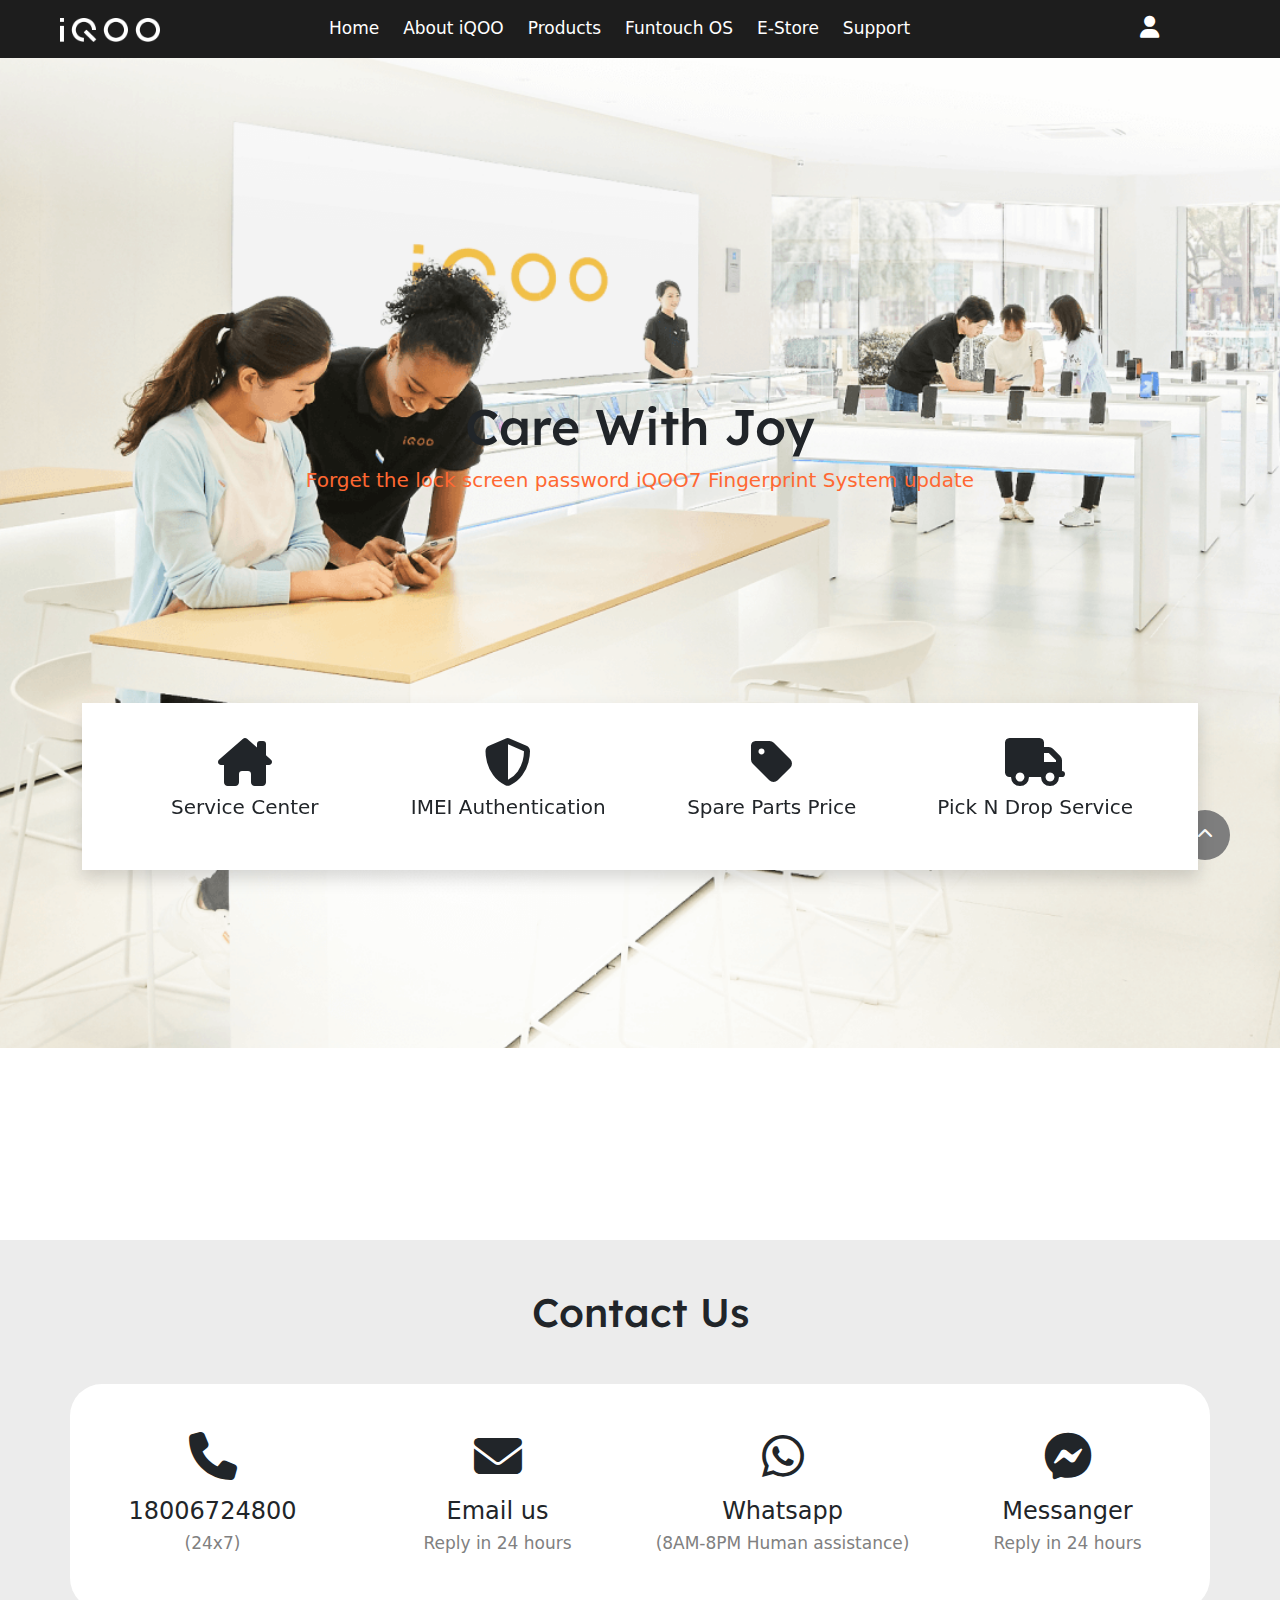
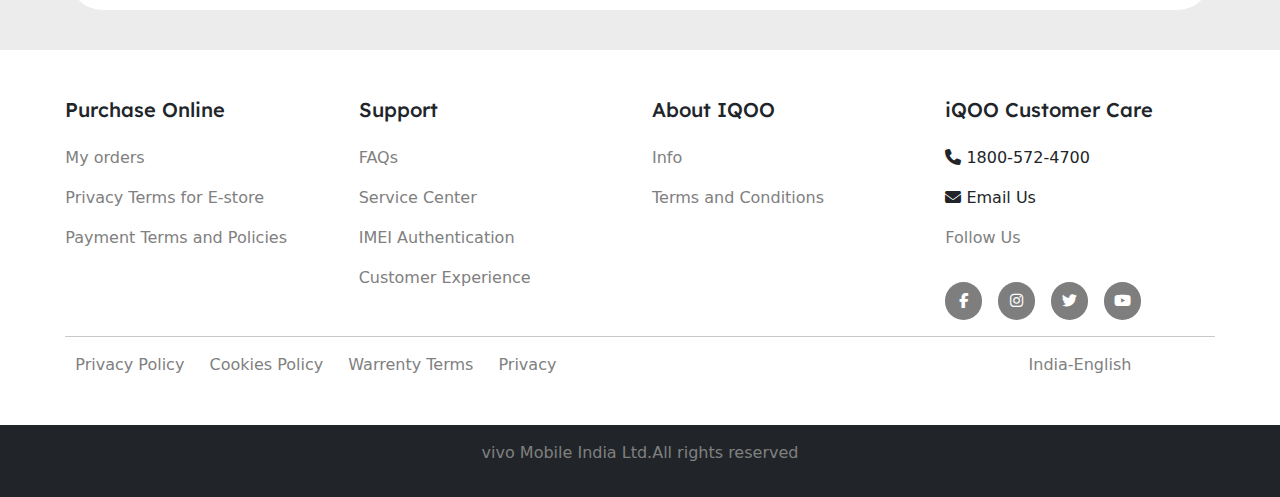
<file: support.html>
<!DOCTYPE html>
<html lang="en">

<head>
    <meta charset="UTF-8">
    <meta http-equiv="X-UA-Compatible" content="IE=edge">
    <meta name="viewport" content="width=device-width, initial-scale=1.0">
    <title>IQOO INDIA</title>
    <link href="https://cdn.jsdelivr.net/npm/bootstrap@5.2.3/dist/css/bootstrap.min.css" rel="stylesheet">
    <link rel="stylesheet" href="https://cdnjs.cloudflare.com/ajax/libs/font-awesome/6.4.0/css/all.min.css" />
    <link rel="stylesheet" href="style.css">
</head>

<body>
    <header>
        <nav class="navbar navbar-expand-lg navbar-light">
            <div class="container-fluid">
                <a class="navbar-brand mx-5" href="#"><img src="image/IQOO_logo.svg.png" alt=""
                        style="width: 100px;"></a>
                <button class="navbar-toggler bg-light" type="button" data-bs-toggle="collapse"
                    data-bs-target="#navbarNav" aria-controls="navbarNav" aria-expanded="false"
                    aria-label="Toggle navigation">
                    <span class="navbar-toggler-icon"></span>
                </button>
                <div class="collapse navbar-collapse" id="navbarNav">
                    <ul class="navbar-nav mx-auto">
                        <li class="nav-item mx-1">
                            <a class="nav-link" href="index.html">Home</a>
                        </li>
                        <li class="nav-item mx-1">
                            <a class="nav-link" href="about.html">About iQOO</a>
                        </li>
                        <li class="nav-item mx-1">
                            <a class="nav-link" href="product.html">Products</a>
                        </li>
                        <li class="nav-item mx-1">
                            <a class="nav-link" href="funtouch.html">Funtouch OS</a>
                        </li>
                        <li class="nav-item mx-1">
                            <a class="nav-link" href="estore.html">E-Store</a>
                        </li>
                        <li class="nav-item mx-1">
                            <a class="nav-link" href="support.html">Support</a>
                        </li>
                    </ul>

                    <span class="mx-auto"><i class="fa-solid fa-user"></i></span>
                </div>
            </div>
        </nav>
    </header>

    <main>
        <section class="support">
            <div class="supports">
            <div class="container-fluid">
                <div class="row support-text">
                    <div class="col-lg-12 text-center">
                        <h2>Care With Joy</h2>
                        <p class="mt-2 fs-5">Forget the lock screen password iQOO7 Fingerprint System update</p>
                    </div>
                </div>
            </div>

            <div class="container-fluid booking pb-5">
                <div class="container">
                    <div class="bg-white shadow" style="padding: 35px;">
                        <div class="row g-2">

                            <div class="col-md-12">
                                <div class="row g-2 text-center">
                                    <div class="col-md-3">
                                        <a><i class="fa-sharp fa-solid fa-house-chimney fa-3x"></i></a>
                                        <h5 class="py-2">Service Center</h5>
                                    </div>
                                    <div class="col-md-3">
                                        <a><i class="fa-solid fa-shield-halved fa-3x"></i></a>
                                        <h5 class="py-2">IMEI Authentication</h5>
                                    </div>
                                    <div class="col-md-3">
                                        <a><i class="fa-solid fa-tag fa-3x"></i></a>
                                        <h5 class="py-2">Spare Parts Price</h5>
                                    </div>
                                    <div class="col-md-3">
                                        <a><i class="fa-solid fa-truck fa-3x"></i></a>
                                        <h5 class="py-2">Pick N Drop Service</h5>
                                    </div>
                                </div>
                            </div>

                        </div>
                    </div>
                </div>
            </div>
        </div>

            <div class="contact py-4">
                <div class="container py-3">
                    <div class="heading text-center mt-2">
                        <h1>Contact Us</h1>
                    </div>
                    <div class="row text-center py-5 bg-white mt-5 rounded-5">
                        <div class="col-md-3">
                            <i class="fa-solid fa-phone fa-3x"></i>
                            <h5 class="mt-3 fs-4">18006724800</h5>
                            <h5 class="sub">(24x7)</h5>
                        </div>
                        <div class="col-md-3">
                            <i class="fa-solid fa-envelope fa-3x"></i>
                            <h5 class="mt-3 fs-4">Email us</h5>
                            <h5 class="sub">Reply in 24 hours</h5>
                        </div>
                        <div class="col-md-3">
                            <i class="fa-brands fa-whatsapp fa-3x"></i>
                            <h5 class="mt-3 fs-4">Whatsapp</h5>
                            <h5 class="sub">(8AM-8PM Human assistance)</h5>
                        </div>
                        <div class="col-md-3">
                            <i class="fa-brands fa-facebook-messenger fa-3x"></i>
                            <h5 class="mt-3 fs-4">Messanger</h5>
                            <h5 class="sub">Reply in 24 hours</h5>
                        </div>
                    </div>
                </div>
            </div>
        </section>
    </main>

    <footer>
        <section class="footer mt-5">
            <div class="container-fluid">
                <div class="row">
                    <div class="col-lg-11 m-auto">
                        <div class="row detail">
                            <div class="col-lg-3">
                                <h5 class="mb-4">Purchase Online</h5>
                                <p><a href="" class="text-decoration-none">My orders</a></p>
                                <p><a href="" class="text-decoration-none">Privacy Terms for E-store</a></p>
                                <p><a href="" class="text-decoration-none">Payment Terms and Policies</a></p>
                            </div>
                            <div class="col-lg-3">
                                <h5 class="mb-4">Support</h5>
                                <p><a href="" class="text-decoration-none">FAQs</a></p>
                                <p><a href="" class="text-decoration-none">Service Center</a></p>
                                <p><a href="" class="text-decoration-none">IMEI Authentication</a></p>
                                <p><a href="" class="text-decoration-none">Customer Experience</a></p>
                            </div>
                            <div class="col-lg-3">
                                <h5 class="mb-4">About IQOO</h5>
                                <p><a href="" class="text-decoration-none">Info</a></p>
                                <p><a href="" class="text-decoration-none">Terms and Conditions</a></p>
                            </div>
                            <div class="col-lg-3">
                                <h5 class="mb-4">iQOO Customer Care</h5>
                                <p><a href="" class="text-decoration-none text-dark"><i class="fa-solid fa-phone"></i>
                                        1800-572-4700</a></p>
                                <p><a href="" class="text-decoration-none text-dark"><i
                                            class="fa-solid fa-envelope"></i> Email Us</a></p>
                                <p><a href="" class="text-decoration-none">Follow Us</a></p>

                                <div class="icon d-flex text-center pt-3 mt-3">
                                    <div class="circle p-2">
                                        <i class="fa-brands fa-facebook-f"></i>
                                    </div>
                                    <div class="circle p-2 mx-3">
                                        <i class="fa-brands fa-instagram"></i>
                                    </div>
                                    <div class="circle p-2">
                                        <i class="fa-brands fa-twitter"></i>
                                    </div>
                                    <div class="circle p-2 mx-3">
                                        <i class="fa-brands fa-youtube"></i>
                                    </div>
                                </div>
                            </div>
                        </div>
                        <hr>
                        <div class="row">
                            <div class="col-lg-9">
                                <div class="foot-content">
                                    <a>Privacy Policy</a>
                                    <a>Cookies Policy</a>
                                    <a>Warrenty Terms</a>
                                    <a>Privacy</a>
                                </div>
                            </div>
                            <div class="col-lg-3 ms-auto text-center foot-content">
                                <a>India-English</a>
                            </div>
                        </div>
                    </div>


                </div>
                <div class="row mt-5 text-center">
                    <div class=" bg-dark text-light py-3">
                        <p>vivo Mobile India Ltd.All rights reserved</p>
                    </div>
                </div>
            </div>
        </section>
        <a href="#" class="arrow"><i class="fa-solid fa-chevron-up" style="color: #fff;"></i></a>
    </footer>





    <script src="https://cdn.jsdelivr.net/npm/bootstrap@5.2.3/dist/js/bootstrap.bundle.min.js"></script>
</body>

</html>
</file>
<file: style.css>
@import url('https://fonts.googleapis.com/css2?family=Lexend:wght@400;500;600;700;800&display=swap');

*{
    margin: 0;
    padding: 0;
}
:root{
    --main-color: #ff6832;
    --light:#808080;
    --dark:#1d1d1d;
    --background:#ececec;
    --font-family: 'Lexend', sans-serif;
}
h1,h2,h3,h6{
    font-family: var(--font-family);
}
.navbar{
    background-color: #1d1d1d;
}
.nav-item .nav-link{
    color: #fff;
    font-size: 17px;
}
.nav-item .nav-link:hover{
    color: #ff6832;
}
.navbar-brand{
    filter: invert(100%) sepia(5%) saturate(293%) hue-rotate(241deg) brightness(120%) contrast(100%);
}
span i{
    color: #fff;
    font-size: 22px;
    cursor: pointer;
}
span i:hover{
    color: #ff6832;
}
.bg-pic img{
    width: 100%;
    height: 95vh;
}
.footer .icon .circle{
    background-color: #7e7e7e;
    color: #fff;
    font-size: 15px;
    height: 38px;
    width: 37px;
    border-radius: 50px;
}
.footer .detail p a{
    color: #808080;
}
.footer .detail p a:hover{
    color: #ff4500;
}
.footer .foot-content a{
    padding: 10px;
    color: #808080;
    cursor: pointer;
}
footer h5{
    font-family: var(--font-family);
}
.arrow{
    position: fixed;
    background-color: #7e7e7e;
    border-radius: 50px;
    height: 50px;
    width: 50px;
    right: 50px;
    bottom: 40px;
    text-align: center;
    line-height: 50px;
}
.about{
    height: 90vh;
    width: 100%;
}
.about .card-img-overlay{
    margin-top: 50%;
    font-weight: bold;
}
.about h2{
    font-family: 'Lexend', sans-serif;
}
.back-video{
    position: absolute;
    right: 0;
    bottom: 0;
    min-width: 100%;
    min-height: 100%;
    width: auto;
    height: auto;
    z-index: -100;
}
.content h3{
    font-size: 65px;
    color: #fff;
    font-weight: 700;
    text-shadow: 1px 1px 1px #000;
    margin-top: 10%;
}
.content p{
    font-size: 17px;
    color: #fff;
}
.card-img-overlay{
    margin-top: 50%;
}
.partner{
    margin-top: 3%;
}
.product{
    background: #e7e6e6;
}
.pro-nav a{
    padding: 15px;
    font-weight: 500;
    font-size: 15px;
    cursor: pointer;
}
.product h5,p{
    color: #808080;
}
.product .content i{
    color: #808080;
}
.product .content p{
    color: #808080;
}
.funtouch .os-video{
    width: 70%;
    margin-left: 14%;
}
.funtouch .contents{
    margin-top: 15%;
}
.funtouch .contents h5{
    font-family: 'Lexend', sans-serif;
    color: #808080;
}
.funtouch .contents h1{
    color: #000064;
}
.funtouch .disc{
    background-color: #ececec;
}
.funtouch .disclaimer p{
    font-size: 14px;
}
.estore{
    background-color: #ececec;
}
.supports{
    background: url(image/support-home-banner-wap-iqoo_2ceb6ed.png);
    background-size: cover;
    width: 100%;
    height: 110vh;
}
.support-text h2{
    margin-top: 27%;
    font-size: 50px;
}
.support-text p{
    font-size: 20px;
    color: #ff6832;
    font-weight: 400;
}
.booking{
    position: relative;
    margin-top: 15%;
    z-index: 1;
}
.contact{
    background-color: #ececec;
    margin-top: 15%;
}
.sub{
    color: #808080;
    font-size: 17px;
}



@media (max-width: 768px){
    .supports{
        width: 100%;
        height: auto;
    }
    .pro-nav a{
        padding: 10px;
    }
    .home .bg-pic img{
        height: 50vh;
        width: 100%;
    }
}
@media (max-width: 420px){
    .supports{
        width: 100%;
        height: auto;
    }
    .pro-nav a{
        padding: 8px;
    }
    .home .bg-pic img{
        height: 50vh;
        width: 100%;
    }
    .footer .foot-content a{
        padding: 3px;
    }
}
</file>
